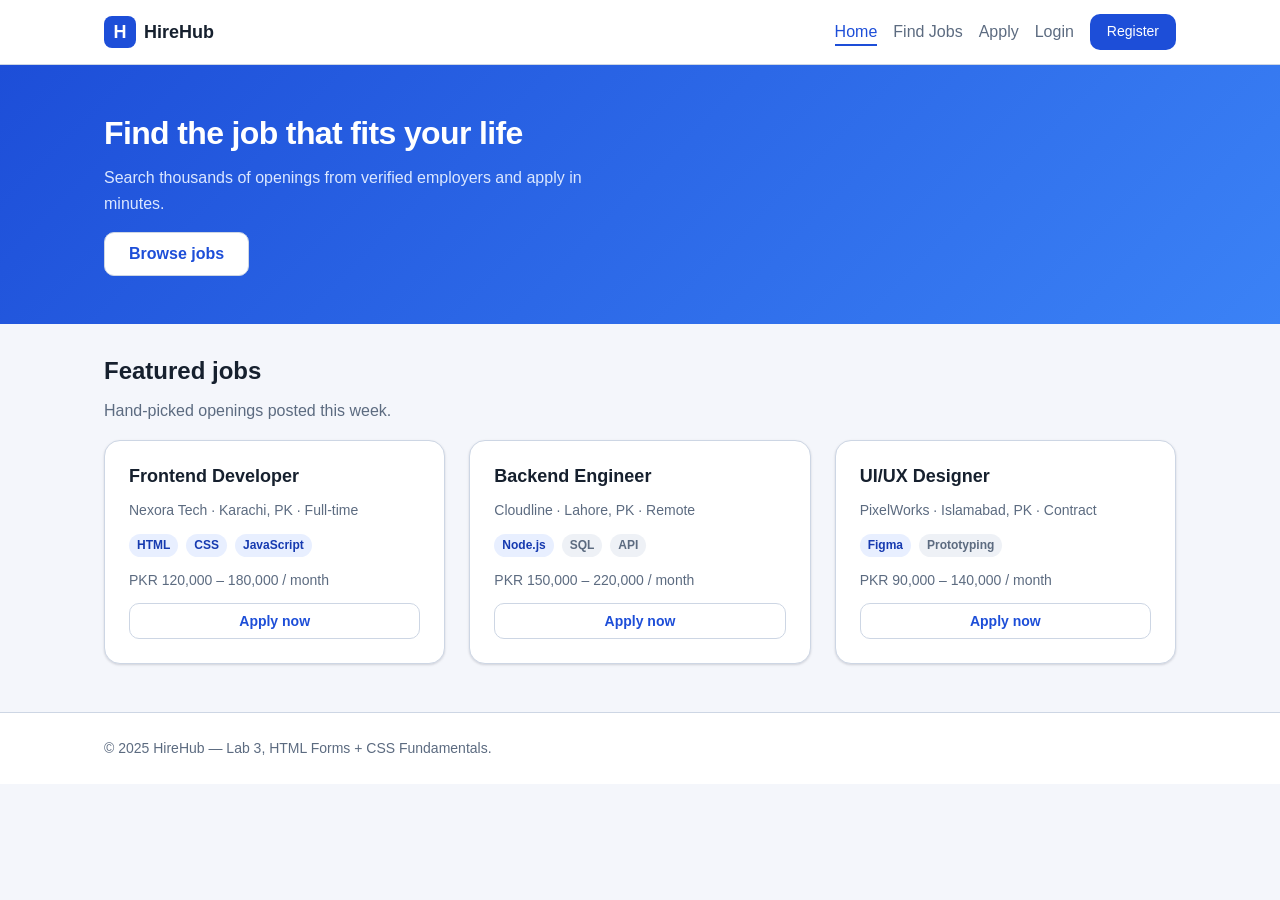
<file: index.html>
﻿<!DOCTYPE html>
<html lang="en">
<head>
  <meta charset="UTF-8">
  <meta name="viewport" content="width=device-width, initial-scale=1">
  <title>HireHub — Job Recruitment Portal</title>
  <link rel="stylesheet" href="css/style.css">
</head>
<body>
  <a class="skip-link" href="#main">Skip to main content</a>

  <header class="site-header">
    <div class="container site-header__inner">
      <a class="brand" href="index.html"><span class="brand__mark" aria-hidden="true">H</span>HireHub</a>
      <nav class="site-nav" aria-label="Main navigation">
        <ul>
          <li><a href="index.html" aria-current="page">Home</a></li>
          <li><a href="jobs.html">Find Jobs</a></li>
          <li><a href="apply.html">Apply</a></li>
          <li><a href="login.html">Login</a></li>
          <li><a class="btn btn--primary btn--sm" href="register.html">Register</a></li>
        </ul>
      </nav>
    </div>
  </header>

  <main id="main">
    <section class="hero">
      <div class="container">
        <h1>Find the job that fits your life</h1>
        <p>Search thousands of openings from verified employers and apply in minutes.</p>
        <a class="btn btn--ghost" href="jobs.html" style="background:#fff;color:#1d4ed8;">Browse jobs</a>
      </div>
    </section>

    <section class="page">
      <div class="container">
        <h2>Featured jobs</h2>
        <p class="muted">Hand-picked openings posted this week.</p>

        <div class="job-grid">
          <article class="job-card">
            <h3>Frontend Developer</h3>
            <p class="job-card__meta">Nexora Tech · Karachi, PK · Full-time</p>
            <ul class="tags">
              <li class="tag">HTML</li><li class="tag">CSS</li><li class="tag">JavaScript</li>
            </ul>
            <p class="job-card__meta">PKR 120,000 – 180,000 / month</p>
            <a class="btn btn--ghost btn--sm" href="apply.html">Apply now</a>
          </article>

          <article class="job-card">
            <h3>Backend Engineer</h3>
            <p class="job-card__meta">Cloudline · Lahore, PK · Remote</p>
            <ul class="tags">
              <li class="tag">Node.js</li><li class="tag tag--alt">SQL</li><li class="tag tag--alt">API</li>
            </ul>
            <p class="job-card__meta">PKR 150,000 – 220,000 / month</p>
            <a class="btn btn--ghost btn--sm" href="apply.html">Apply now</a>
          </article>

          <article class="job-card">
            <h3>UI/UX Designer</h3>
            <p class="job-card__meta">PixelWorks · Islamabad, PK · Contract</p>
            <ul class="tags">
              <li class="tag">Figma</li><li class="tag tag--alt">Prototyping</li>
            </ul>
            <p class="job-card__meta">PKR 90,000 – 140,000 / month</p>
            <a class="btn btn--ghost btn--sm" href="apply.html">Apply now</a>
          </article>
        </div>
      </div>
    </section>
  </main>

  <footer class="site-footer">
    <div class="container">© 2025 HireHub — Lab 3, HTML Forms + CSS Fundamentals.</div>
  </footer>
</body>
</html>
</file>
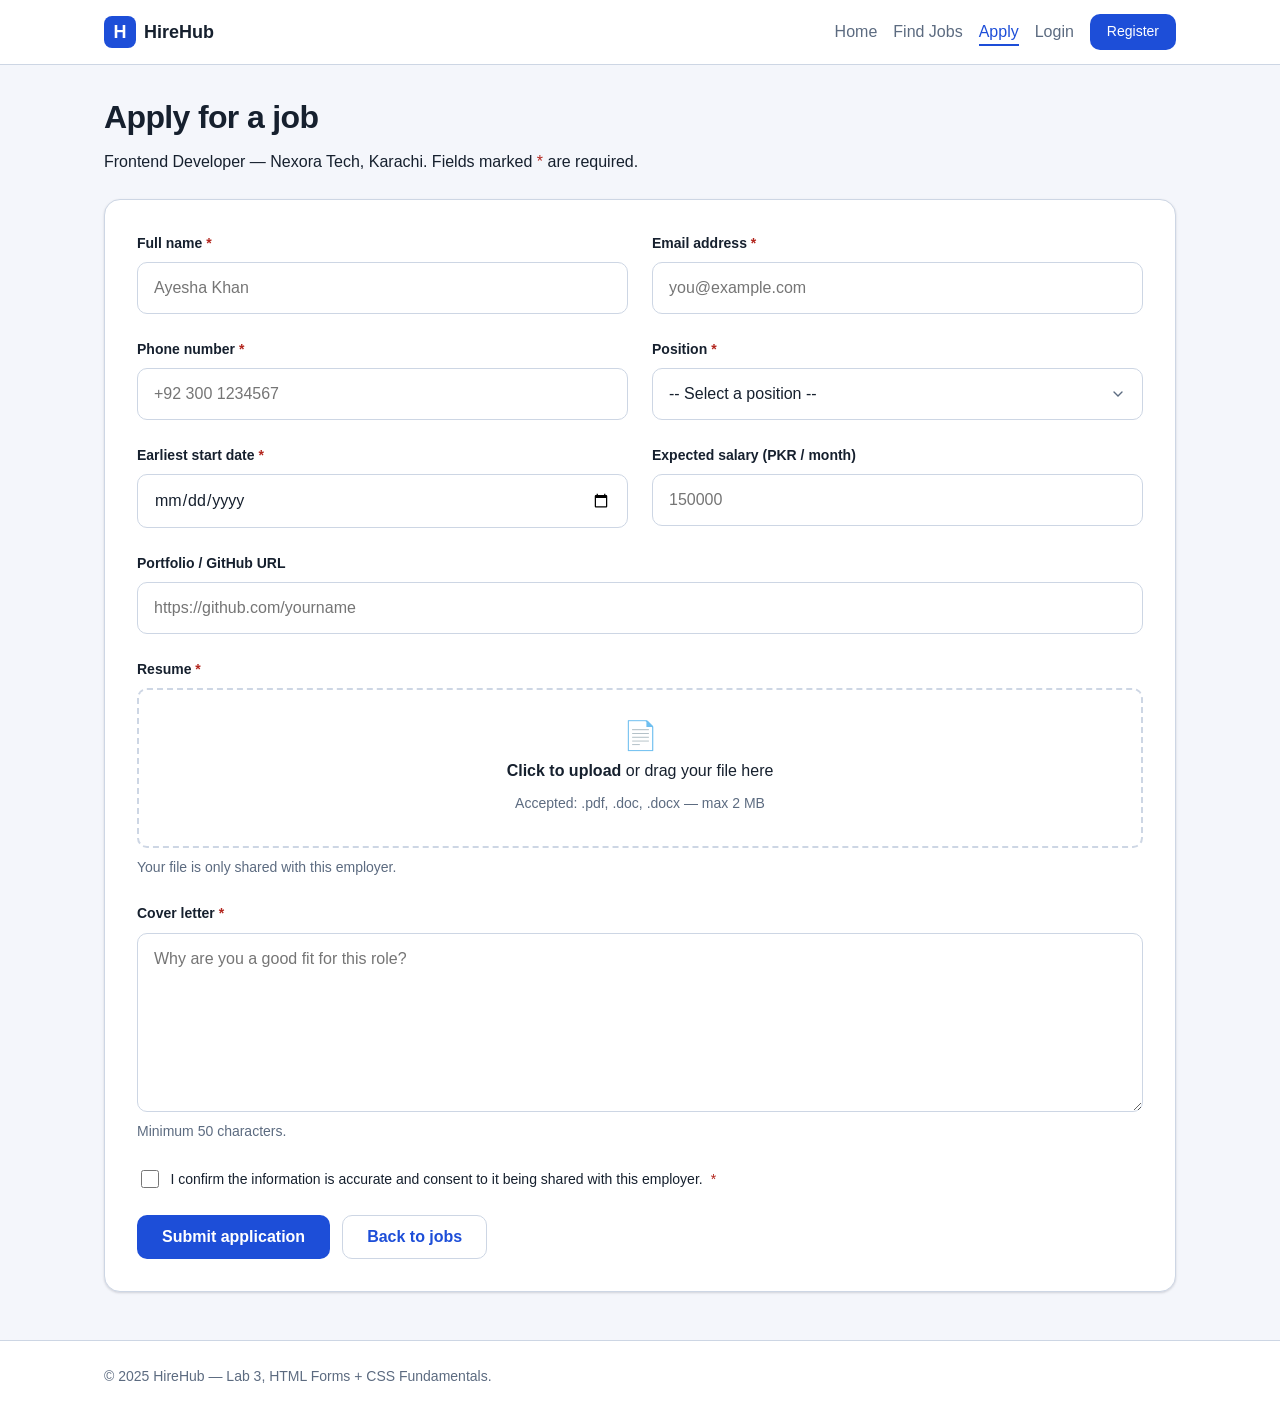
<file: apply.html>
﻿<!DOCTYPE html>
<html lang="en">
<head>
  <meta charset="UTF-8">
  <meta name="viewport" content="width=device-width, initial-scale=1">
  <title>Apply | HireHub</title>
  <link rel="stylesheet" href="css/style.css">
</head>
<body>
  <a class="skip-link" href="#main">Skip to main content</a>
  <header class="site-header">
    <div class="container site-header__inner">
      <a class="brand" href="index.html"><span class="brand__mark" aria-hidden="true">H</span>HireHub</a>
      <nav class="site-nav" aria-label="Main navigation">
        <ul>
          <li><a href="index.html">Home</a></li>
          <li><a href="jobs.html">Find Jobs</a></li>
          <li><a href="apply.html" aria-current="page">Apply</a></li>
          <li><a href="login.html">Login</a></li>
          <li><a class="btn btn--primary btn--sm" href="register.html">Register</a></li>
        </ul>
      </nav>
    </div>
  </header>

  <main id="main" class="page">
    <div class="container container--narrow">
      <header class="page-head">
        <h1>Apply for a job</h1>
        <p class="text-muted">Frontend Developer — Nexora Tech, Karachi. Fields marked <span class="req">*</span> are required.</p>
      </header>

      <form class="card form" action="#" method="post" enctype="multipart/form-data">
        <div class="form-grid">

          <div class="field">
            <label class="form-label" for="app-name">Full name <span class="req">*</span></label>
            <input class="form-control" id="app-name" name="fullname" type="text"
                   placeholder="Ayesha Khan" autocomplete="name"
                   required minlength="3" maxlength="60">
            <p class="error-msg">Please enter your full name (3–60 characters).</p>
          </div>

          <div class="field">
            <label class="form-label" for="app-email">Email address <span class="req">*</span></label>
            <input class="form-control" id="app-email" name="email" type="email"
                   placeholder="you@example.com" autocomplete="email" required>
            <p class="error-msg">Enter a valid email address.</p>
          </div>

          <div class="field">
            <label class="form-label" for="app-phone">Phone number <span class="req">*</span></label>
            <input class="form-control" id="app-phone" name="phone" type="tel"
                   placeholder="+92 300 1234567" autocomplete="tel"
                   required pattern="[0-9+\-\s()]{7,20}"
                   title="Digits, spaces, +, - or ( ) — 7 to 20 characters.">
            <p class="error-msg">Enter a valid phone number.</p>
          </div>

          <div class="field">
            <label class="form-label" for="app-position">Position <span class="req">*</span></label>
            <select class="form-control" id="app-position" name="position" required>
              <option value="">-- Select a position --</option>
              <option value="frontend">Frontend Developer</option>
              <option value="backend">Backend Engineer</option>
              <option value="designer">UI/UX Designer</option>
            </select>
            <p class="error-msg">Please choose the position you are applying for.</p>
          </div>

          <div class="field">
            <label class="form-label" for="app-start">Earliest start date <span class="req">*</span></label>
            <input class="form-control" id="app-start" name="startdate" type="date" required>
            <p class="error-msg">Please choose a start date.</p>
          </div>

          <div class="field">
            <label class="form-label" for="app-salary">Expected salary (PKR / month)</label>
            <input class="form-control" id="app-salary" name="salary" type="number"
                   min="0" max="1000000" step="1000" placeholder="150000">
            <p class="error-msg">Enter an amount between 0 and 1,000,000.</p>
          </div>

          <div class="field field--full">
            <label class="form-label" for="app-portfolio">Portfolio / GitHub URL</label>
            <input class="form-control" id="app-portfolio" name="portfolio" type="url"
                   placeholder="https://github.com/yourname">
            <p class="error-msg">Enter a full URL starting with https://</p>
          </div>

          <div class="field field--full">
            <label class="form-label" for="resume">Resume <span class="req">*</span></label>
            <div class="file-drop">
              <span class="file-drop__icon" aria-hidden="true">📄</span>
              <span class="file-drop__text"><strong>Click to upload</strong> or drag your file here</span>
              <span class="form-hint">Accepted: .pdf, .doc, .docx — max 2 MB</span>
              <input class="file-drop__input" id="resume" name="resume" type="file"
                     accept=".pdf,.doc,.docx" required aria-describedby="resume-hint">
            </div>
            <p class="form-hint" id="resume-hint">Your file is only shared with this employer.</p>
            <p class="error-msg">Please attach your resume (PDF or DOCX).</p>
          </div>

          <div class="field field--full">
            <label class="form-label" for="cover">Cover letter <span class="req">*</span></label>
            <textarea class="form-control" id="cover" name="cover" rows="6"
                      placeholder="Why are you a good fit for this role?"
                      required minlength="50" maxlength="1200"></textarea>
            <p class="form-hint">Minimum 50 characters.</p>
            <p class="error-msg">Please write at least 50 characters.</p>
          </div>

          <div class="field field--full">
            <label class="choice" for="consent">
              <input id="consent" name="consent" type="checkbox" required>
              I confirm the information is accurate and consent to it being shared with this employer. <span class="req">*</span>
            </label>
            <p class="error-msg">You must give consent before submitting.</p>
          </div>
        </div>

        <div class="form-actions">
          <button class="btn btn--primary" type="submit">Submit application</button>
          <a class="btn btn--ghost" href="jobs.html">Back to jobs</a>
        </div>
      </form>
    </div>
  </main>

  <footer class="site-footer">
    <div class="container">© 2025 HireHub — Lab 3, HTML Forms + CSS Fundamentals.</div>
  </footer>
</body>
</html>
</file>
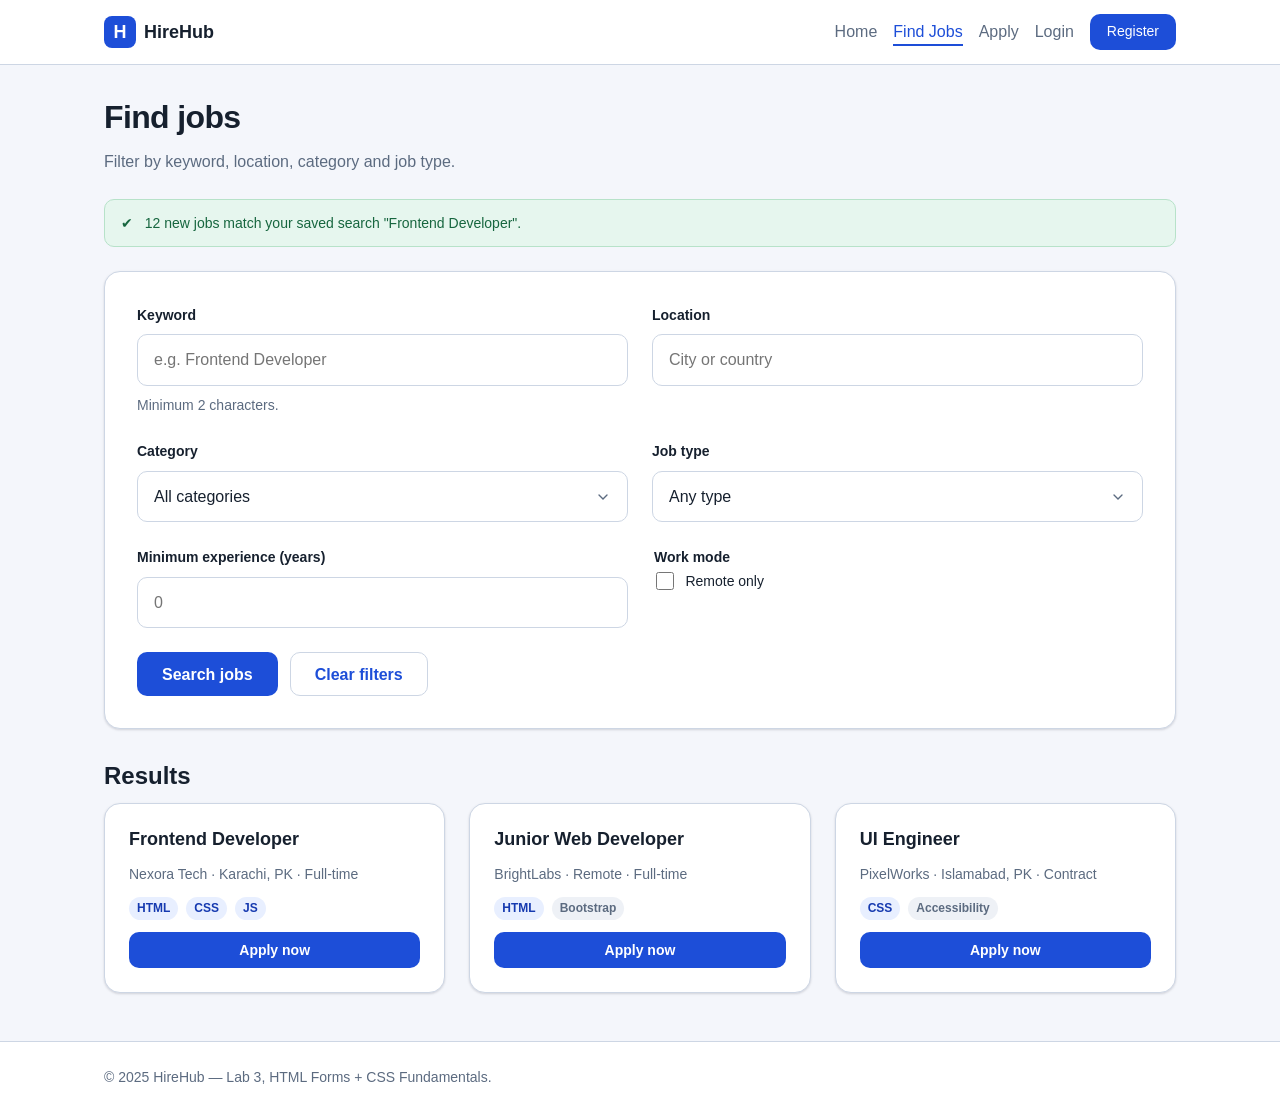
<file: jobs.html>
﻿<!DOCTYPE html>
<html lang="en">
<head>
  <meta charset="UTF-8">
  <meta name="viewport" content="width=device-width, initial-scale=1">
  <title>Find Jobs | HireHub</title>
  <link rel="stylesheet" href="css/style.css">
</head>
<body>
  <a class="skip-link" href="#main">Skip to main content</a>

  <header class="site-header">
    <div class="container site-header__inner">
      <a class="brand" href="index.html"><span class="brand__mark" aria-hidden="true">H</span>HireHub</a>
      <nav class="site-nav" aria-label="Main navigation">
        <ul>
          <li><a href="index.html">Home</a></li>
          <li><a href="jobs.html" aria-current="page">Find Jobs</a></li>
          <li><a href="apply.html">Apply</a></li>
          <li><a href="login.html">Login</a></li>
          <li><a class="btn btn--primary btn--sm" href="register.html">Register</a></li>
        </ul>
      </nav>
    </div>
  </header>

  <main id="main" class="page">
    <div class="container">
      <header class="page-head">
        <h1>Find jobs</h1>
        <p class="muted">Filter by keyword, location, category and job type.</p>
      </header>

      <div class="alert alert--success" role="status">
        <span aria-hidden="true">✔</span>
        <span>12 new jobs match your saved search "Frontend Developer".</span>
      </div>

      <!-- SEARCH FORM — method="get" because it only filters -->
      <form class="card form" action="jobs.html" method="get" role="search" aria-label="Job search">
        <div class="form-grid">

          <div class="field">
            <label class="form-label" for="q">Keyword</label>
            <input class="form-control" id="q" name="q" type="search"
                   placeholder="e.g. Frontend Developer" minlength="2" maxlength="60">
            <p class="form-hint">Minimum 2 characters.</p>
            <p class="error-msg">Enter at least 2 characters.</p>
          </div>

          <div class="field">
            <label class="form-label" for="location">Location</label>
            <input class="form-control" id="location" name="location" type="text"
                   placeholder="City or country" maxlength="60">
          </div>

          <div class="field">
            <label class="form-label" for="category">Category</label>
            <select class="form-control" id="category" name="category">
              <option value="">All categories</option>
              <option value="engineering">Engineering</option>
              <option value="design">Design</option>
              <option value="marketing">Marketing</option>
              <option value="finance">Finance</option>
            </select>
          </div>

          <div class="field">
            <label class="form-label" for="jobtype">Job type</label>
            <select class="form-control" id="jobtype" name="jobtype">
              <option value="">Any type</option>
              <option value="fulltime">Full-time</option>
              <option value="parttime">Part-time</option>
              <option value="contract">Contract</option>
              <option value="internship">Internship</option>
            </select>
          </div>

          <div class="field">
            <label class="form-label" for="experience">Minimum experience (years)</label>
            <input class="form-control" id="experience" name="experience" type="number"
                   min="0" max="30" step="1" placeholder="0">
            <p class="error-msg">Enter a number between 0 and 30.</p>
          </div>

          <div class="field">
            <fieldset class="field" style="gap:.5rem;">
              <legend class="form-label">Work mode</legend>
              <div class="choice-group">
                <label class="choice" for="remote">
                  <input id="remote" name="remote" type="checkbox" value="1"> Remote only
                </label>
              </div>
            </fieldset>
          </div>

        </div>

        <div class="form-actions">
          <button class="btn btn--primary" type="submit">Search jobs</button>
          <button class="btn btn--ghost" type="reset">Clear filters</button>
        </div>
      </form>

      <h2 style="margin-top:2rem;">Results</h2>
      <div class="job-grid">

        <article class="job-card">
          <h3>Frontend Developer</h3>
          <p class="job-card__meta">Nexora Tech · Karachi, PK · Full-time</p>
          <ul class="tags"><li class="tag">HTML</li><li class="tag">CSS</li><li class="tag">JS</li></ul>
          <a class="btn btn--primary btn--sm" href="apply.html">Apply now</a>
        </article>

        <article class="job-card">
          <h3>Junior Web Developer</h3>
          <p class="job-card__meta">BrightLabs · Remote · Full-time</p>
          <ul class="tags"><li class="tag">HTML</li><li class="tag tag--alt">Bootstrap</li></ul>
          <a class="btn btn--primary btn--sm" href="apply.html">Apply now</a>
        </article>

        <article class="job-card">
          <h3>UI Engineer</h3>
          <p class="job-card__meta">PixelWorks · Islamabad, PK · Contract</p>
          <ul class="tags"><li class="tag">CSS</li><li class="tag tag--alt">Accessibility</li></ul>
          <a class="btn btn--primary btn--sm" href="apply.html">Apply now</a>
        </article>

      </div>
    </div>
  </main>

  <footer class="site-footer">
    <div class="container">© 2025 HireHub — Lab 3, HTML Forms + CSS Fundamentals.</div>
  </footer>
</body>
</html>
</file>
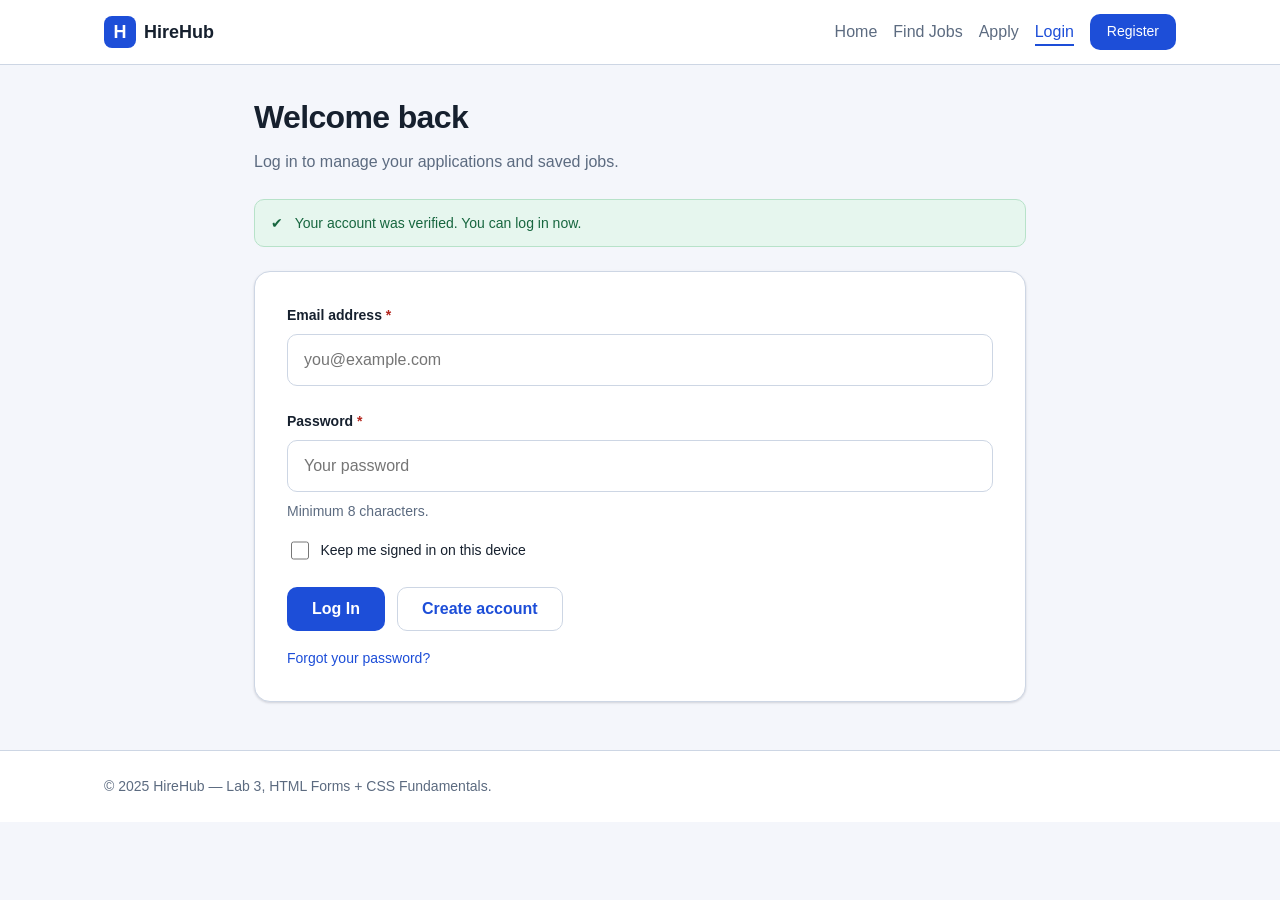
<file: login.html>
﻿<!DOCTYPE html>
<html lang="en">
<head>
  <meta charset="UTF-8">
  <meta name="viewport" content="width=device-width, initial-scale=1">
  <title>Login | HireHub</title>
  <link rel="stylesheet" href="css/style.css">
</head>
<body>
  <a class="skip-link" href="#main">Skip to main content</a>

  <header class="site-header">
    <div class="container site-header__inner">
      <a class="brand" href="index.html"><span class="brand__mark" aria-hidden="true">H</span>HireHub</a>
      <nav class="site-nav" aria-label="Main navigation">
        <ul>
          <li><a href="index.html">Home</a></li>
          <li><a href="jobs.html">Find Jobs</a></li>
          <li><a href="apply.html">Apply</a></li>
          <li><a href="login.html" aria-current="page">Login</a></li>
          <li><a class="btn btn--primary btn--sm" href="register.html">Register</a></li>
        </ul>
      </nav>
    </div>
  </header>

  <main id="main" class="page">
    <div class="container narrow">
      <header class="page-head">
        <h1>Welcome back</h1>
        <p class="muted">Log in to manage your applications and saved jobs.</p>
      </header>

      <div class="alert alert--success" role="status">
        <span aria-hidden="true">✔</span>
        <span>Your account was verified. You can log in now.</span>
      </div>

      <form class="card form" action="#" method="post">
        <div class="field">
          <label class="form-label" for="login-email">Email address <span class="req">*</span></label>
          <input class="form-control" id="login-email" name="email" type="email"
                 placeholder="you@example.com" autocomplete="username" required>
          <p class="error-msg">Enter a valid email address.</p>
        </div>

        <div class="field" style="margin-top:1.5rem;">
          <label class="form-label" for="login-password">Password <span class="req">*</span></label>
          <input class="form-control" id="login-password" name="password" type="password"
                 placeholder="Your password" autocomplete="current-password"
                 required minlength="8">
          <p class="form-hint">Minimum 8 characters.</p>
          <p class="error-msg">Password must be at least 8 characters long.</p>
        </div>

        <div class="field" style="margin-top:1rem;">
          <label class="choice" for="remember">
            <input id="remember" name="remember" type="checkbox" value="yes">
            Keep me signed in on this device
          </label>
        </div>

        <div class="form-actions">
          <button class="btn btn--primary" type="submit">Log In</button>
          <a class="btn btn--ghost" href="register.html">Create account</a>
        </div>

        <p class="form-hint" style="margin-top:1rem;">
          <a href="#">Forgot your password?</a>
        </p>
      </form>
    </div>
  </main>

  <footer class="site-footer">
    <div class="container">© 2025 HireHub — Lab 3, HTML Forms + CSS Fundamentals.</div>
  </footer>
</body>
</html>
</file>
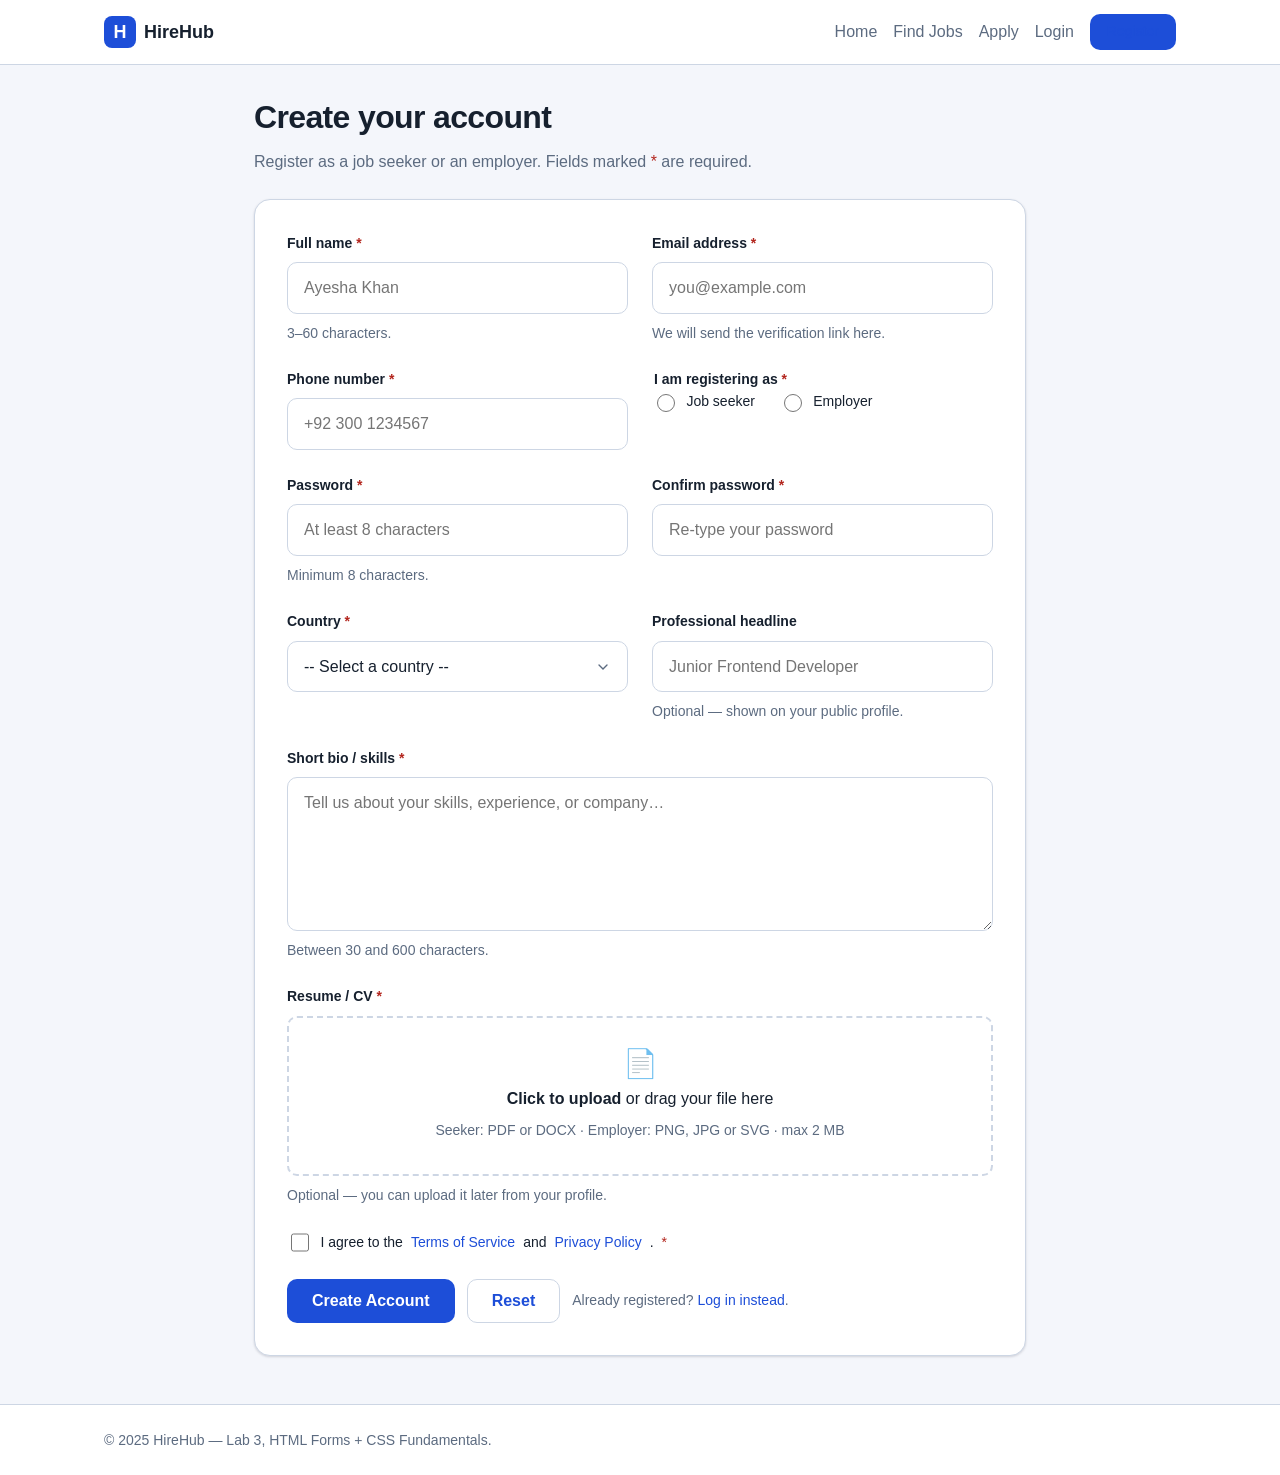
<file: register.html>
﻿<!DOCTYPE html>
<html lang="en">
<head>
  <meta charset="UTF-8">
  <meta name="viewport" content="width=device-width, initial-scale=1">
  <title>Create Account | HireHub</title>
  <link rel="stylesheet" href="css/style.css">
</head>
<body>
  <a class="skip-link" href="#main">Skip to main content</a>

  <header class="site-header">
    <div class="container site-header__inner">
      <a class="brand" href="index.html"><span class="brand__mark" aria-hidden="true">H</span>HireHub</a>
      <nav class="site-nav" aria-label="Main navigation">
        <ul>
          <li><a href="index.html">Home</a></li>
          <li><a href="jobs.html">Find Jobs</a></li>
          <li><a href="apply.html">Apply</a></li>
          <li><a href="login.html">Login</a></li>
          <li><a class="btn btn--primary btn--sm" href="register.html" aria-current="page">Register</a></li>
        </ul>
      </nav>
    </div>
  </header>

  <main id="main" class="page">
    <div class="container narrow">
      <header class="page-head">
        <h1>Create your account</h1>
        <p class="muted">
          Register as a job seeker or an employer. Fields marked
          <span class="req">*</span> are required.
        </p>
      </header>

      <form class="card form" action="#" method="post" enctype="multipart/form-data">
        <div class="form-grid">

          <!-- 1. Full name -->
          <div class="field">
            <label class="form-label" for="fullname">Full name <span class="req">*</span></label>
            <input class="form-control" id="fullname" name="fullname" type="text"
                   placeholder="Ayesha Khan" autocomplete="name"
                   required minlength="3" maxlength="60">
            <p class="form-hint">3–60 characters.</p>
            <p class="error-msg">Please enter your full name (3–60 characters).</p>
          </div>

          <!-- 2. Email -->
          <div class="field">
            <label class="form-label" for="email">Email address <span class="req">*</span></label>
            <input class="form-control" id="email" name="email" type="email"
                   placeholder="you@example.com" autocomplete="email" required>
            <p class="form-hint">We will send the verification link here.</p>
            <p class="error-msg">Enter a valid email address.</p>
          </div>

          <!-- 3. Phone -->
          <div class="field">
            <label class="form-label" for="phone">Phone number <span class="req">*</span></label>
            <input class="form-control" id="phone" name="phone" type="tel"
                   placeholder="+92 300 1234567" autocomplete="tel"
                   required pattern="[0-9+\-\s()]{7,20}"
                   title="Use digits, spaces, +, - or ( ) — 7 to 20 characters.">
            <p class="error-msg">Enter a valid phone number (7–20 characters).</p>
          </div>

          <!-- 4. Role (radio) -->
          <div class="field">
            <fieldset class="field" style="gap:.5rem;">
              <legend class="form-label">I am registering as <span class="req">*</span></legend>
              <div class="choice-group">
                <label class="choice" for="role-seeker">
                  <input id="role-seeker" name="role" type="radio" value="seeker" required>
                  Job seeker
                </label>
                <label class="choice" for="role-employer">
                  <input id="role-employer" name="role" type="radio" value="employer">
                  Employer
                </label>
              </div>
            </fieldset>
            <p class="error-msg">Choose an account type.</p>
          </div>

          <!-- 5. Password -->
          <div class="field">
            <label class="form-label" for="password">Password <span class="req">*</span></label>
            <input class="form-control" id="password" name="password" type="password"
                   placeholder="At least 8 characters" autocomplete="new-password"
                   required minlength="8" maxlength="64">
            <p class="form-hint">Minimum 8 characters.</p>
            <p class="error-msg">Password must be at least 8 characters long.</p>
          </div>

          <!-- 6. Confirm password -->
          <div class="field">
            <label class="form-label" for="confirm">Confirm password <span class="req">*</span></label>
            <input class="form-control" id="confirm" name="confirm" type="password"
                   placeholder="Re-type your password" autocomplete="new-password"
                   required minlength="8" maxlength="64">
            <p class="error-msg">Please re-enter your password (min. 8 characters).</p>
          </div>

          <!-- 7. Country -->
          <div class="field">
            <label class="form-label" for="country">Country <span class="req">*</span></label>
            <select class="form-control" id="country" name="country" required>
              <option value="">-- Select a country --</option>
              <option value="pk">Pakistan</option>
              <option value="ae">United Arab Emirates</option>
              <option value="uk">United Kingdom</option>
              <option value="us">United States</option>
            </select>
            <p class="error-msg">Please select your country.</p>
          </div>

          <!-- 8. Headline (optional) -->
          <div class="field">
            <label class="form-label" for="headline">Professional headline</label>
            <input class="form-control" id="headline" name="headline" type="text"
                   placeholder="Junior Frontend Developer" maxlength="80">
            <p class="form-hint">Optional — shown on your public profile.</p>
          </div>

          <!-- ============ EMPLOYER-ONLY FIELDS (required) ============ -->
          <div class="field field--employer">
            <label class="form-label" for="company">Company name <span class="req">*</span></label>
            <input class="form-control" id="company" name="company" type="text"
                   placeholder="Nexora Tech" required minlength="2" maxlength="100">
            <p class="error-msg">Enter your company name (2–100 characters).</p>
          </div>

          <div class="field field--employer">
            <label class="form-label" for="industry">Industry <span class="req">*</span></label>
            <select class="form-control" id="industry" name="industry" required>
              <option value="">-- Select industry --</option>
              <option value="it">Information Technology</option>
              <option value="finance">Finance &amp; Banking</option>
              <option value="health">Healthcare</option>
              <option value="education">Education</option>
              <option value="retail">Retail &amp; E-commerce</option>
            </select>
            <p class="error-msg">Please select your industry.</p>
          </div>

          <div class="field field--employer">
            <label class="form-label" for="size">Company size</label>
            <select class="form-control" id="size" name="size">
              <option value="">-- Select size --</option>
              <option value="1-10">1–10 employees</option>
              <option value="11-50">11–50 employees</option>
              <option value="51-200">51–200 employees</option>
              <option value="201+">201+ employees</option>
            </select>
          </div>

          <div class="field field--employer">
            <label class="form-label" for="website">Company website</label>
            <input class="form-control" id="website" name="website" type="url"
                   placeholder="https://company.com">
            <p class="error-msg">Enter a full URL starting with https://</p>
          </div>
          <!-- ============ /EMPLOYER-ONLY FIELDS ============ -->

          <!-- Bio / about (label swaps by role) -->
          <div class="field field--full">
            <label class="form-label" for="bio">
              <span class="label-seeker">Short bio / skills <span class="req">*</span></span>
              <span class="label-employer">About your company <span class="req">*</span></span>
            </label>
            <textarea class="form-control" id="bio" name="bio" rows="5"
                      placeholder="Tell us about your skills, experience, or company…"
                      required minlength="30" maxlength="600"></textarea>
            <p class="form-hint">Between 30 and 600 characters.</p>
            <p class="error-msg">Please write at least 30 characters.</p>
          </div>

          <!-- Resume / logo upload -->
          <div class="field field--full">
            <label class="form-label" for="resume">
              <span class="label-seeker">Resume / CV <span class="req">*</span></span>
              <span class="label-employer">Company logo</span>
            </label>
            <div class="file-drop">
              <span class="file-drop__icon" aria-hidden="true">📄</span>
              <span><strong>Click to upload</strong> or drag your file here</span>
              <span class="form-hint">
                Seeker: PDF or DOCX · Employer: PNG, JPG or SVG · max 2 MB
              </span>
              <input class="file-drop__input" id="resume" name="resume" type="file"
                     accept=".pdf,.doc,.docx,image/png,image/jpeg,image/svg+xml"
                     aria-describedby="resume-hint">
            </div>
            <p class="form-hint" id="resume-hint">Optional — you can upload it later from your profile.</p>
            <p class="error-msg">That file type is not allowed.</p>
          </div>

          <!-- Terms -->
          <div class="field field--full">
            <label class="choice" for="terms">
              <input id="terms" name="terms" type="checkbox" value="yes" required>
              I agree to the <a href="#">Terms of Service</a> and <a href="#">Privacy Policy</a>.
              <span class="req">*</span>
            </label>
            <p class="error-msg">You must accept the terms to continue.</p>
          </div>
        </div>

        <div class="form-actions">
          <button class="btn btn--primary" type="submit">Create Account</button>
          <button class="btn btn--ghost" type="reset">Reset</button>
          <p class="form-hint" style="margin:0;">
            Already registered? <a href="login.html">Log in instead</a>.
          </p>
        </div>
      </form>
    </div>
  </main>

  <footer class="site-footer">
    <div class="container">© 2025 HireHub — Lab 3, HTML Forms + CSS Fundamentals.</div>
  </footer>

  <!-- Fallback for browsers without CSS :has() support -->
  <script>
    (function () {
      var form = document.querySelector('.form');
      if (!form) return;
      var roleRadios = document.querySelectorAll('input[name="role"]');
      function sync() {
        var employer = document.getElementById('role-employer');
        form.classList.toggle('is-employer', !!(employer && employer.checked));
      }
      roleRadios.forEach(function (r) { r.addEventListener('change', sync); });
      sync();
    })();
  </script>
</body>
</html>
</file>
<file: css/style.css>
﻿/* =========================================================
   Lab 3 — Job Recruitment Portal UI
   ========================================================= */
:root {
  --bg:#f4f6fb; --surface:#fff; --text:#16202e; --muted:#5c6b80;
  --border:#cdd6e4; --border-strong:#9fadc2;
  --primary:#1d4ed8; --primary-dark:#163ab0; --primary-soft:#e8efff;
  --error:#b3261e; --error-soft:#fdecea;
  --success:#17663f; --success-soft:#e6f6ee;

  --s1:.25rem; --s2:.5rem; --s3:.75rem; --s4:1rem; --s5:1.5rem; --s6:2rem; --s7:3rem;

  --font:"Segoe UI",Roboto,Helvetica,Arial,system-ui,sans-serif;
  --fs-sm:.875rem; --fs-base:1rem; --fs-lg:1.125rem; --fs-xl:1.5rem; --fs-2xl:2rem;

  --radius:10px; --radius-lg:16px;
  --shadow-sm:0 1px 2px rgba(16,24,40,.06),0 1px 3px rgba(16,24,40,.10);
  --shadow-md:0 10px 30px rgba(16,24,40,.08);
  --ring:0 0 0 4px rgba(29,78,216,.22);
  --ring-error:0 0 0 4px rgba(179,38,30,.18);
  --ring-success:0 0 0 4px rgba(23,102,63,.18);

  --container:1120px; --narrow:820px; --control-h:2.75rem;
}

*, *::before, *::after { box-sizing: border-box; }
html { scroll-behavior: smooth; }
body {
  margin: 0; font-family: var(--font); font-size: var(--fs-base);
  line-height: 1.6; color: var(--text); background: var(--bg);
}
h1,h2,h3 { margin: 0 0 var(--s3); line-height: 1.25; }
h1 { font-size: var(--fs-2xl); letter-spacing: -.02em; }
h2 { font-size: var(--fs-xl); }
h3 { font-size: var(--fs-lg); }
p  { margin: 0 0 var(--s4); }
ul { margin: 0; padding: 0; list-style: none; }
a  { color: var(--primary); text-decoration: none; }
a:hover { text-decoration: underline; }
img { max-width: 100%; display: block; }

/* ---------- Layout ---------- */
.container { width: 100%; max-width: var(--container); margin-inline: auto; padding-inline: var(--s5); }
.narrow    { max-width: var(--narrow); }
.page      { padding-block: var(--s6) var(--s7); }
.page-head { max-width: 62ch; margin-bottom: var(--s5); }
.muted     { color: var(--muted); }

/* ---------- Header + nav ---------- */
.site-header { background: var(--surface); border-bottom: 1px solid var(--border);
  position: sticky; top: 0; z-index: 10; }
.site-header__inner { display: flex; align-items: center; justify-content: space-between;
  gap: var(--s5); min-height: 4rem; flex-wrap: wrap; }
.brand { display: inline-flex; align-items: center; gap: var(--s2);
  font-weight: 700; font-size: var(--fs-lg); color: var(--text); }
.brand:hover { text-decoration: none; }
.brand__mark { display: grid; place-items: center; width: 2rem; height: 2rem;
  border-radius: 8px; background: var(--primary); color: #fff; }
.site-nav ul { display: flex; align-items: center; gap: var(--s4); flex-wrap: wrap; }
.site-nav a { color: var(--muted); font-weight: 500; padding-block: var(--s1);
  border-bottom: 2px solid transparent; }
.site-nav a:hover { color: var(--primary); text-decoration: none; }
.site-nav a[aria-current="page"] { color: var(--primary); border-bottom-color: var(--primary); }
.site-nav .btn, .site-nav .btn:hover { color: #fff; text-decoration: none; }

/* ---------- Cards & hero ---------- */
.card { background: var(--surface); border: 1px solid var(--border);
  border-radius: var(--radius-lg); padding: var(--s6); box-shadow: var(--shadow-sm); }
.hero { background: linear-gradient(135deg, #1d4ed8, #3b82f6); color: #fff;
  padding-block: var(--s7); }
.hero h1 { color: #fff; }
.hero p  { color: #dbe7ff; max-width: 60ch; }

/* ---------- Form structure ---------- */
.form { display: block; }
.form-grid { display: grid; grid-template-columns: repeat(2, minmax(0, 1fr)); gap: var(--s5); }
.field { display: flex; flex-direction: column; gap: var(--s2); min-width: 0;
  border: 0; padding: 0; margin: 0; }
.field--full { grid-column: 1 / -1; }
.form-label { font-weight: 600; font-size: var(--fs-sm); }
.req { color: var(--error); }
.form-hint { margin: 0; font-size: var(--fs-sm); color: var(--muted); }
.form-actions { display: flex; flex-wrap: wrap; align-items: center; gap: var(--s3);
  margin-top: var(--s5); }

/* ---------- Inputs ---------- */
.form-control {
  width: 100%; min-height: var(--control-h);
  padding: var(--s3) var(--s4);
  font: inherit; color: inherit; background: var(--surface);
  border: 1px solid var(--border); border-radius: var(--radius);
  transition: border-color .15s, box-shadow .15s, background-color .15s;
  appearance: none;
}
textarea.form-control { min-height: 8rem; resize: vertical; }
select.form-control {
  padding-right: var(--s7);
  background-image: url("data:image/svg+xml;charset=UTF-8,%3Csvg xmlns='http://www.w3.org/2000/svg' viewBox='0 0 24 24' fill='none' stroke='%235c6b80' stroke-width='2' stroke-linecap='round'%3E%3Cpath d='M6 9l6 6 6-6'/%3E%3C/svg%3E");
  background-repeat: no-repeat; background-position: right var(--s4) center; background-size: 1rem;
}
.choice-group { display: flex; flex-wrap: wrap; gap: var(--s3) var(--s5); }
.choice { display: inline-flex; align-items: center; gap: var(--s2);
  font-size: var(--fs-sm); cursor: pointer; }
.choice input { width: 1.15rem; height: 1.15rem;
  accent-color: var(--primary); cursor: pointer; }
.choice input:focus-visible { outline: 2px solid var(--primary); outline-offset: 2px; }

/* ---------- States ---------- */
.form-control:hover:not(:focus):not(:disabled) { border-color: var(--border-strong); }
.form-control:focus { outline: none; border-color: var(--primary); box-shadow: var(--ring); }
.form-control:disabled { background: #eef1f6; color: var(--muted); cursor: not-allowed; }
.form-control:user-invalid { border-color: var(--error); background: var(--error-soft); }
.form-control:user-invalid:focus { box-shadow: var(--ring-error); }
.form-control:required:user-valid { border-color: var(--success); }
.form-control:required:user-valid:focus { box-shadow: var(--ring-success); }
.field:has(.form-control:required:user-valid) .form-label::after {
  content: "  ✔"; color: var(--success);
}

/* ---------- Messages ---------- */
.error-msg, .ok-msg { display: none; margin: 0; font-size: var(--fs-sm); font-weight: 500; }
.error-msg { color: var(--error); }
.error-msg::before { content: "⚠  "; }
.ok-msg { color: var(--success); }
.ok-msg::before { content: "✔  "; }
.field:has(:user-invalid) .error-msg { display: block; }
.field:has(:user-invalid) .ok-msg { display: none; }
.field:has(:required:user-valid) .ok-msg { display: block; }

.alert { display: flex; gap: var(--s3); padding: var(--s3) var(--s4);
  margin-bottom: var(--s5); border: 1px solid; border-radius: var(--radius);
  font-size: var(--fs-sm); }
.alert--success { background: var(--success-soft); border-color: #b7e2c9; color: var(--success); }
.alert--error   { background: var(--error-soft);   border-color: #f3c2be; color: var(--error); }
.alert--info    { background: var(--primary-soft); border-color: #c6d6ff; color: var(--primary-dark); }

/* ---------- File upload ---------- */
.file-drop {
  position: relative; display: flex; flex-direction: column; align-items: center;
  justify-content: center; gap: var(--s2);
  padding: var(--s6) var(--s4); text-align: center;
  border: 2px dashed var(--border); border-radius: var(--radius);
  background: var(--surface);
  transition: border-color .15s, background-color .15s, box-shadow .15s;
}
.file-drop:hover { border-color: var(--primary); background: var(--primary-soft); }
.file-drop:focus-within { border-color: var(--primary); box-shadow: var(--ring); }
.file-drop__input { position: absolute; inset: 0; width: 100%; height: 100%;
  opacity: 0; cursor: pointer; }
.file-drop__icon { font-size: 1.75rem; line-height: 1; }
.field:has(.file-drop__input:user-invalid) .file-drop {
  border-color: var(--error); background: var(--error-soft); }
.field:has(.file-drop__input:required:user-valid) .file-drop {
  border-color: var(--success); background: var(--success-soft); }

/* ---------- Employer toggle (register page) ---------- */
.field--employer { display: none; }
.label-employer { display: none; }

/* Modern browsers via :has() */
.form:has(#role-employer:checked) .field--employer { display: flex; }
.form:has(#role-employer:checked) .label-seeker   { display: none; }
.form:has(#role-employer:checked) .label-employer { display: inline; }

/* JS fallback for older browsers */
.form.is-employer .field--employer { display: flex; }
.form.is-employer .label-seeker   { display: none; }
.form.is-employer .label-employer { display: inline; }

/* ---------- Buttons ---------- */
.btn {
  display: inline-flex; align-items: center; justify-content: center;
  gap: var(--s2); min-height: var(--control-h); padding-inline: var(--s5);
  font: inherit; font-weight: 600; border: 1px solid transparent;
  border-radius: var(--radius); cursor: pointer; text-decoration: none;
  transition: background-color .15s, border-color .15s, box-shadow .15s, transform .05s;
}
.btn:hover { text-decoration: none; }
.btn:focus-visible { outline: none; box-shadow: var(--ring); }
.btn:active { transform: translateY(1px); }
.btn:disabled { opacity: .6; cursor: not-allowed; }
.btn--primary { background: var(--primary); color: #fff; }
.btn--primary:hover { background: var(--primary-dark); }
.btn--ghost { background: transparent; color: var(--primary); border-color: var(--border); }
.btn--ghost:hover { background: var(--primary-soft); border-color: var(--primary); }
.btn--sm { min-height: 2.25rem; padding-inline: var(--s4); font-size: var(--fs-sm); }
.btn--block { width: 100%; }

/* ---------- Job cards ---------- */
.job-grid { display: grid; grid-template-columns: repeat(auto-fill, minmax(280px, 1fr));
  gap: var(--s5); }
.job-card { display: flex; flex-direction: column; gap: var(--s3);
  padding: var(--s5); background: var(--surface);
  border: 1px solid var(--border); border-radius: var(--radius-lg);
  box-shadow: var(--shadow-sm);
  transition: box-shadow .15s, border-color .15s, transform .15s; }
.job-card:hover { border-color: var(--primary); box-shadow: var(--shadow-md);
  transform: translateY(-2px); }
.job-card h3 { margin: 0; }
.job-card__meta { margin: 0; font-size: var(--fs-sm); color: var(--muted); }
.tags { display: flex; flex-wrap: wrap; gap: var(--s2); }
.tag { font-size: .75rem; font-weight: 600; padding: 2px var(--s2);
  border-radius: 999px; background: var(--primary-soft); color: var(--primary-dark); }
.tag--alt { background: #eef1f6; color: var(--muted); }

/* ---------- Footer ---------- */
.site-footer { border-top: 1px solid var(--border); background: var(--surface);
  padding-block: var(--s5); font-size: var(--fs-sm); color: var(--muted); }

/* ---------- Responsive ---------- */
@media (max-width: 640px) {
  .form-grid { grid-template-columns: 1fr; }
  .card { padding: var(--s5) var(--s4); }
  .page { padding-block: var(--s5) var(--s6); }
  h1 { font-size: 1.65rem; }
  .site-header__inner { gap: var(--s3); padding-block: var(--s3); }
}
@media (prefers-reduced-motion: reduce) {
  * { transition: none !important; animation: none !important; }
}

/* ---------- Accessibility ---------- */
.skip-link { position: absolute; left: -9999px; top: 0; z-index: 100;
  padding: var(--s2) var(--s4); background: var(--primary); color: #fff;
  border-radius: 0 0 var(--radius) 0; }
.skip-link:focus { left: 0; }
</file>
